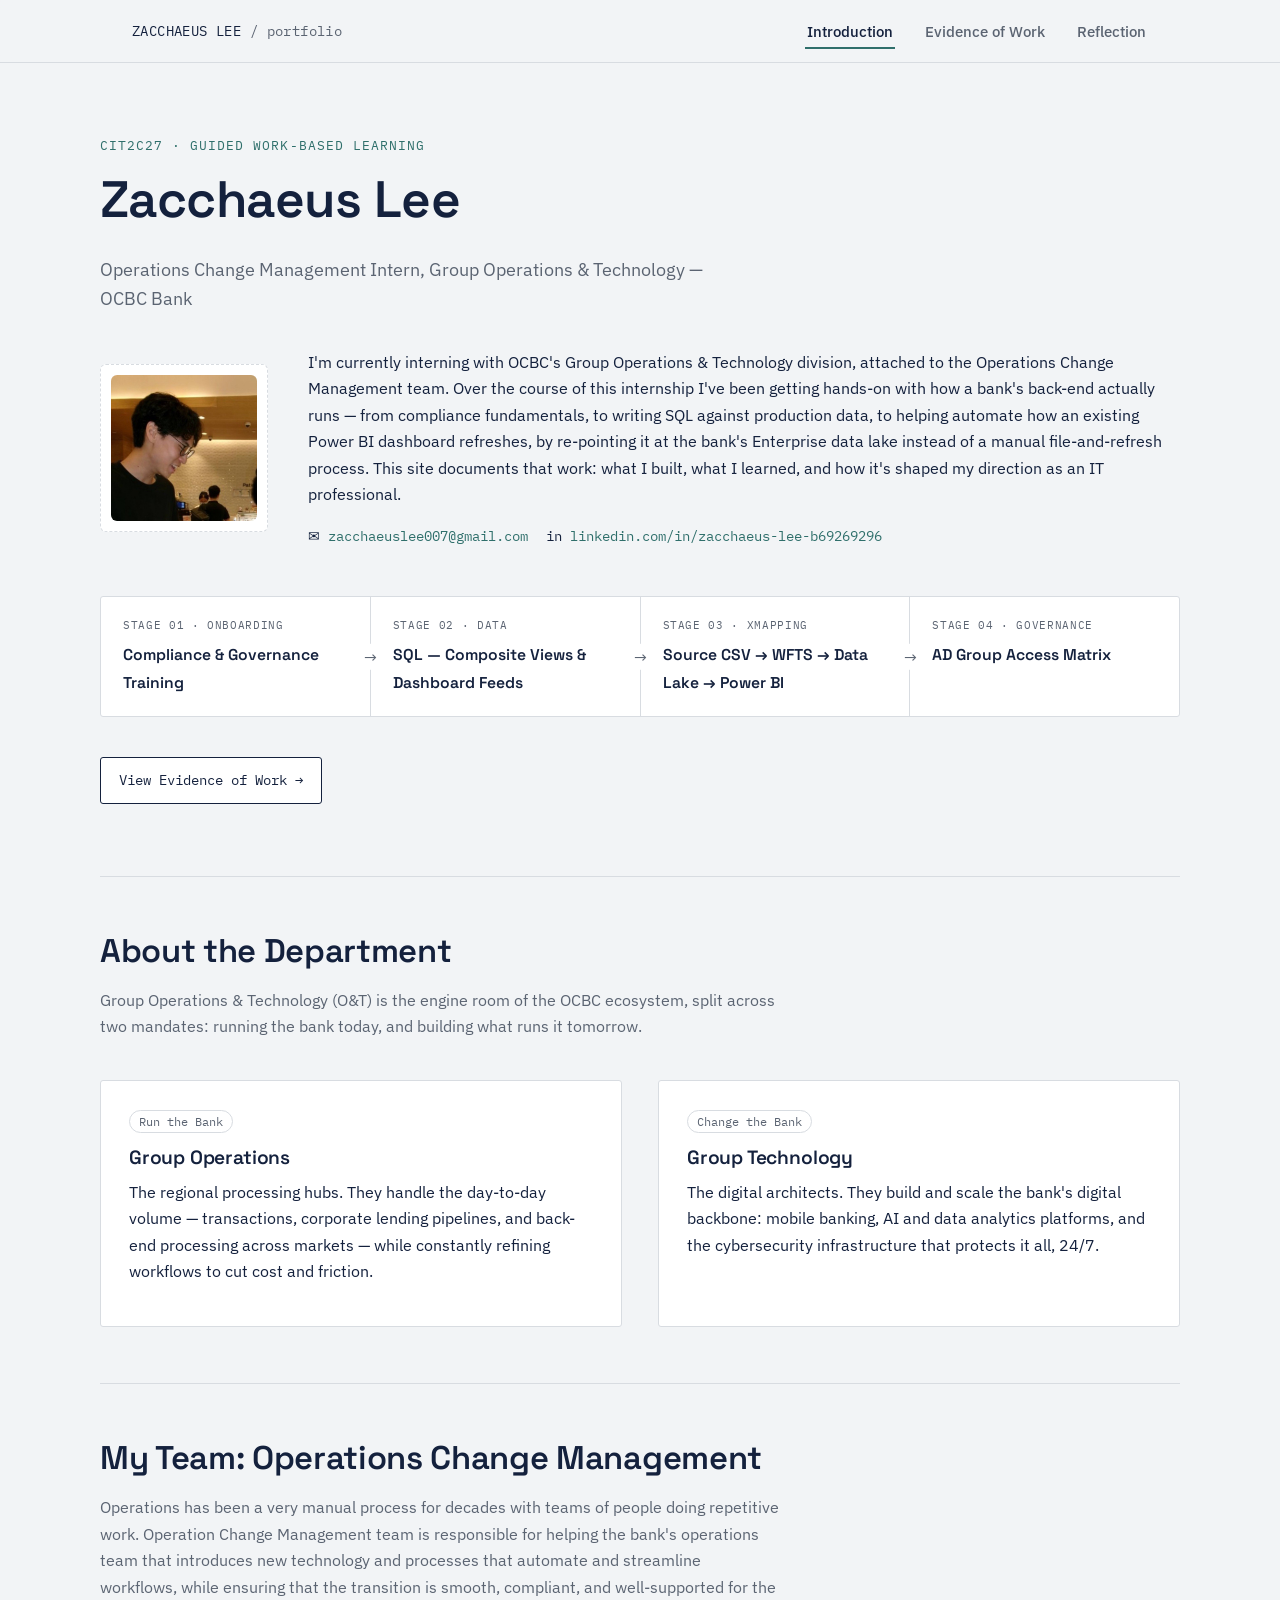
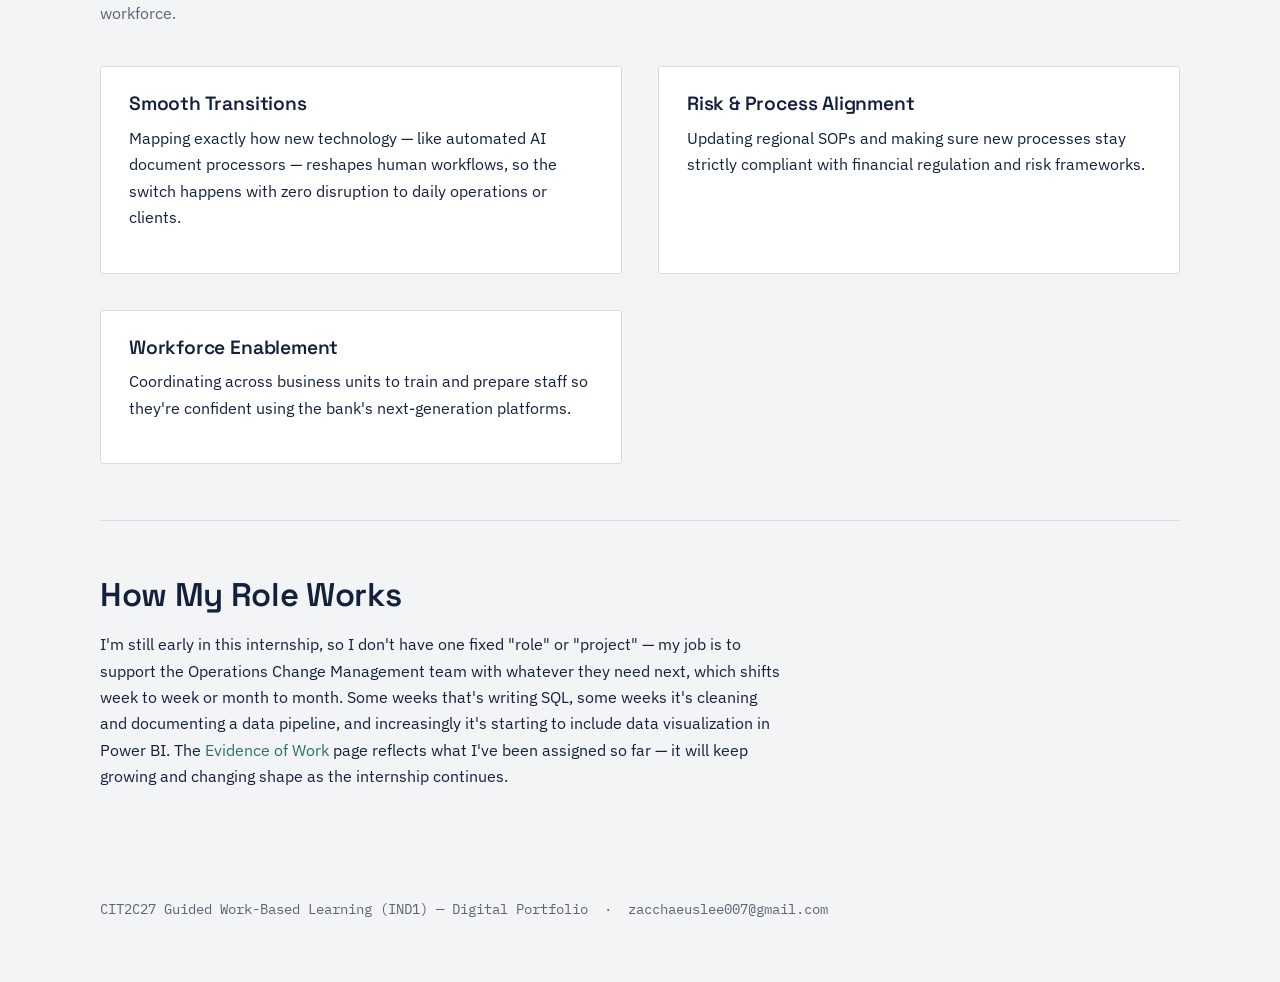
<file: index.html>
<!DOCTYPE html>
<html lang="en">
<head>
<meta charset="UTF-8">
<meta name="viewport" content="width=device-width, initial-scale=1.0">
<title>Zacchaeus Lee — Digital Portfolio</title>
<meta name="description" content="Digital portfolio for CIT2C27 Guided Work-Based Learning — Operations Change Management Intern, Group Operations &amp; Technology, OCBC.">
<link rel="preconnect" href="https://fonts.googleapis.com">
<link rel="preconnect" href="https://fonts.gstatic.com" crossorigin>
<link href="https://fonts.googleapis.com/css2?family=Space+Grotesk:wght@500;600;700&family=IBM+Plex+Sans:wght@400;500;600&family=IBM+Plex+Mono:wght@400;500&display=swap" rel="stylesheet">
<link rel="stylesheet" href="style.css">
</head>
<body>

<header class="site-header">
  <nav class="nav">
    <div class="nav__brand">ZACCHAEUS LEE <span class="muted">/ portfolio</span></div>
    <button class="nav__toggle" aria-label="Toggle navigation">☰ MENU</button>
    <ul class="nav__links">
      <li><a href="index.html" aria-current="page">Introduction</a></li>
      <li><a href="evidence.html">Evidence of Work</a></li>
      <li><a href="reflection.html">Reflection</a></li>
    </ul>
  </nav>
</header>

<main>

  <section class="hero container">
    <span class="hero__eyebrow">CIT2C27 · Guided Work-Based Learning</span>
    <h1>Zacchaeus Lee</h1>
    <p class="muted" style="font-size:1.1rem; max-width:640px;">
      Operations Change Management Intern, Group Operations &amp; Technology — OCBC Bank
    </p>

    <div class="hero__grid">
      <div class="hero__photo">
        <img src="profile.jpg" alt="Zacchaeus Lee">
      </div>
      <div>
        <p>
          I'm currently interning with OCBC's Group Operations &amp; Technology division, attached to the
          Operations Change Management team. Over the course of this internship I've been getting hands-on
          with how a bank's back-end actually runs — from compliance fundamentals, to writing SQL against
          production data, to helping automate how an existing Power BI dashboard refreshes, by re-pointing
          it at the bank's Enterprise data lake instead of a manual file-and-refresh process. This site
          documents that work: what I built, what I learned, and how it's shaped my direction as an IT
          professional.
        </p>
        <div class="hero__contact">
          <span>✉ <a href="mailto:zacchaeuslee007@gmail.com">zacchaeuslee007@gmail.com</a></span>
          <span>in <a href="https://www.linkedin.com/in/zacchaeus-lee-b69269296" target="_blank" rel="noopener">linkedin.com/in/zacchaeus-lee-b69269296</a></span>
        </div>
      </div>
    </div>

    <!-- Signature element: a pipeline diagram styled on Zacchaeus's own SQL vocabulary
         (his scripts label sources LIVE / DEAD) — reused here as a map of how his
         internship work actually flows, and linking straight to the evidence page. -->
    <div class="pipeline">
      <div class="pipeline__row">
        <div class="pipeline__node">
          <span class="pipeline__label">Stage 01 · Onboarding</span>
          <span class="pipeline__title">Compliance &amp; Governance Training</span>
        </div>
        <div class="pipeline__node">
          <span class="pipeline__label">Stage 02 · Data</span>
          <span class="pipeline__title">SQL — Composite Views &amp; Dashboard Feeds</span>
        </div>
        <div class="pipeline__node">
          <span class="pipeline__label">Stage 03 · XMapping</span>
          <span class="pipeline__title">Source CSV → WFTS → Data Lake → Power BI</span>
        </div>
        <div class="pipeline__node">
          <span class="pipeline__label">Stage 04 · Governance</span>
          <span class="pipeline__title">AD Group Access Matrix</span>
        </div>
      </div>
    </div>
    <p class="mt-lg"><a class="btn" href="evidence.html">View Evidence of Work →</a></p>
  </section>

  <section class="block container">
    <h2>About the Department</h2>
    <p class="muted" style="max-width:680px;">
      Group Operations &amp; Technology (O&amp;T) is the engine room of the OCBC ecosystem, split across
      two mandates: running the bank today, and building what runs it tomorrow.
    </p>
    <div class="two-col mt-lg">
      <div class="card">
        <span class="chip">Run the Bank</span>
        <h3 style="margin-top:14px;">Group Operations</h3>
        <p>
          The regional processing hubs. They handle the day-to-day volume — transactions, corporate
          lending pipelines, and back-end processing across markets — while constantly refining workflows
          to cut cost and friction.
        </p>
      </div>
      <div class="card">
        <span class="chip">Change the Bank</span>
        <h3 style="margin-top:14px;">Group Technology</h3>
        <p>
          The digital architects. They build and scale the bank's digital backbone: mobile banking, AI and
          data analytics platforms, and the cybersecurity infrastructure that protects it all, 24/7.
        </p>
      </div>
    </div>
  </section>

  <section class="block container">
    <h2>My Team: Operations Change Management</h2>
    <p class="muted" style="max-width:680px;">
      Operations has been a very manual process for decades with teams of people doing repetitive work. Operation Change Management team is responsible for helping
      the bank's operations team that introduces new technology and processes that automate and streamline workflows, while ensuring that
      the transition is smooth, compliant, and well-supported for the workforce.
    </p>
    <div class="two-col mt-lg">
      <div class="card">
        <h3>Smooth Transitions</h3>
        <p>
          Mapping exactly how new technology — like automated AI document processors — reshapes human
          workflows, so the switch happens with zero disruption to daily operations or clients.
        </p>
      </div>
      <div class="card">
        <h3>Risk &amp; Process Alignment</h3>
        <p>
          Updating regional SOPs and making sure new processes stay strictly compliant with financial
          regulation and risk frameworks.
        </p>
      </div>
      <div class="card">
        <h3>Workforce Enablement</h3>
        <p>
          Coordinating across business units to train and prepare staff so they're confident using the
          bank's next-generation platforms.
        </p>
      </div>
    </div>
  </section>

  <section class="block container">
    <h2>How My Role Works</h2>
    <p style="max-width:680px;">
      I'm still early in this internship, so I don't have one fixed "role" or "project" — my job is to
      support the Operations Change Management team with whatever they need next, which shifts week to
      week or month to month. Some weeks that's writing SQL, some weeks it's cleaning and documenting a
      data pipeline, and increasingly it's starting to include data visualization in Power BI. The
      <a href="evidence.html">Evidence of Work</a> page reflects what I've been assigned so far — it
      will keep growing and changing shape as the internship continues.
    </p>
  </section>

</main>

<footer class="site-footer container">
  <p>CIT2C27 Guided Work-Based Learning (IND1) — Digital Portfolio &nbsp;·&nbsp;
  <a href="mailto:zacchaeuslee007@gmail.com">zacchaeuslee007@gmail.com</a></p>
</footer>

<script src="main.js"></script>
</body>
</html>
</file>
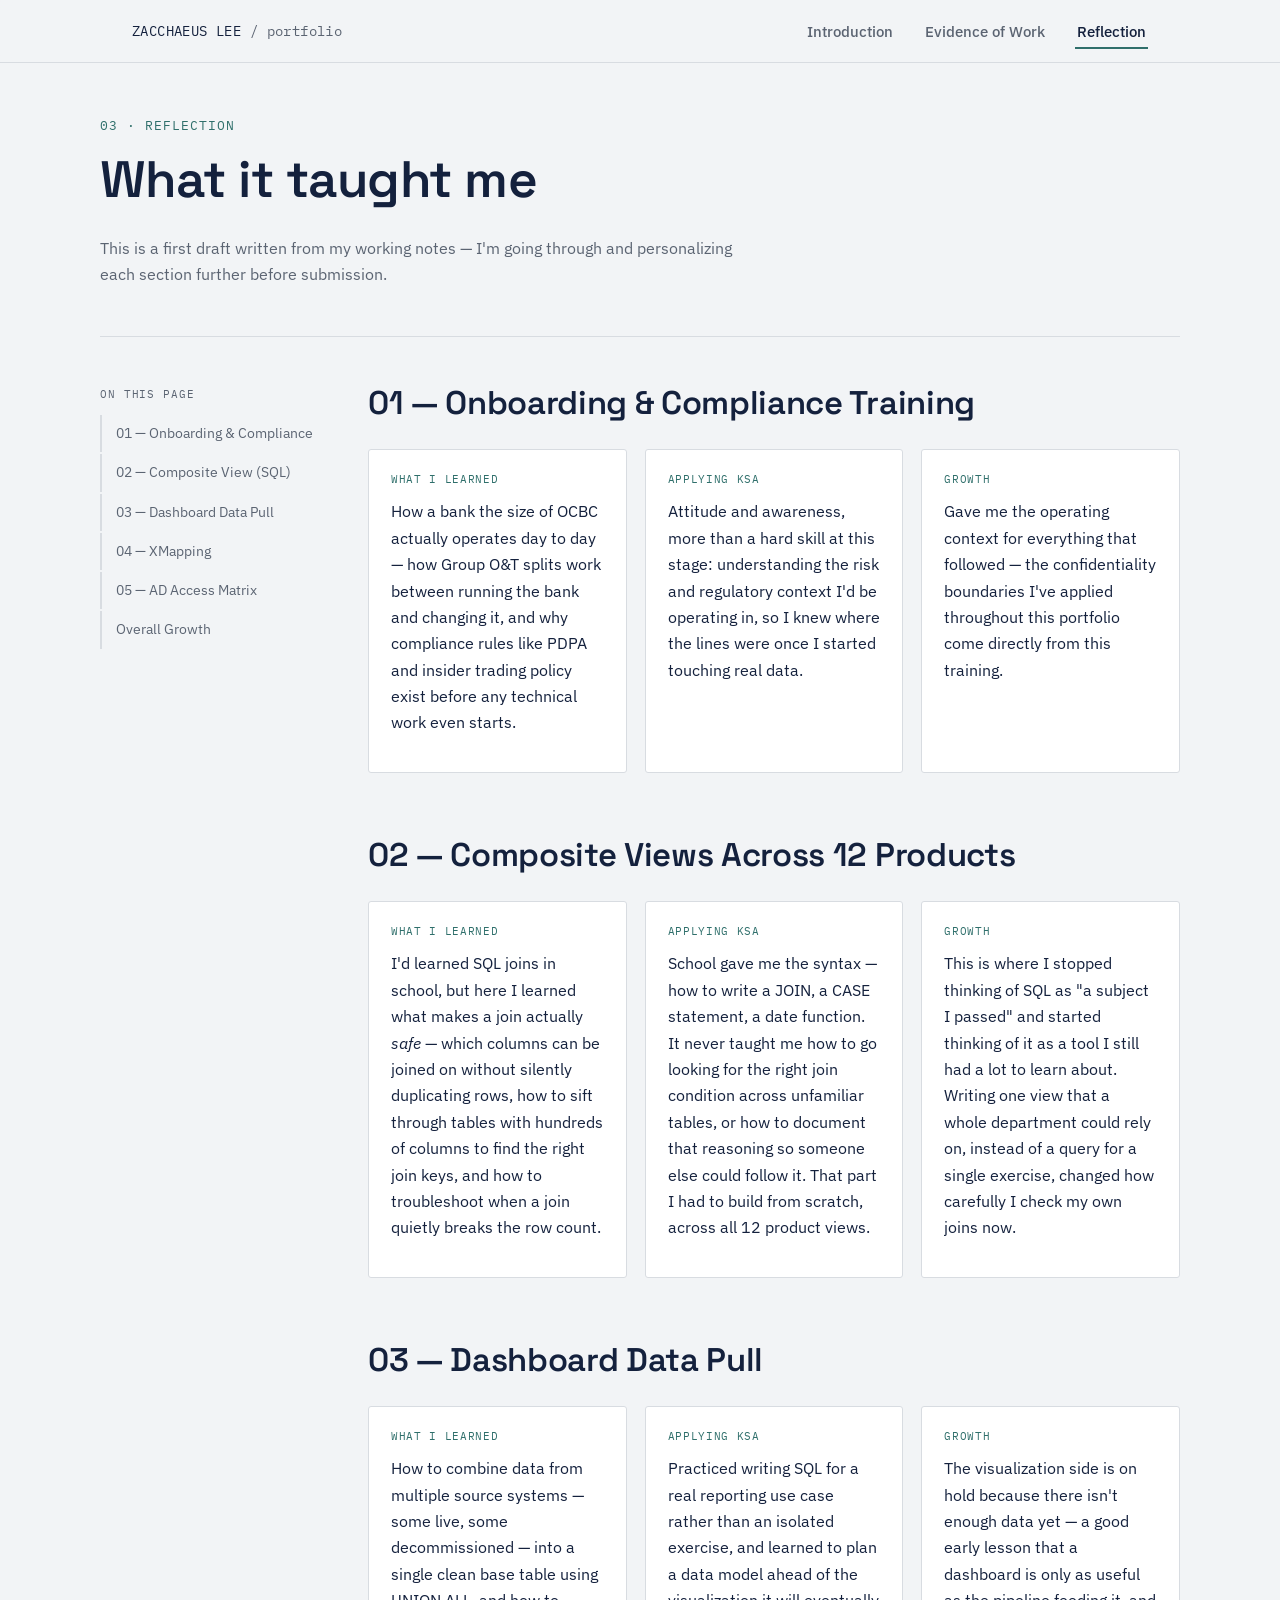
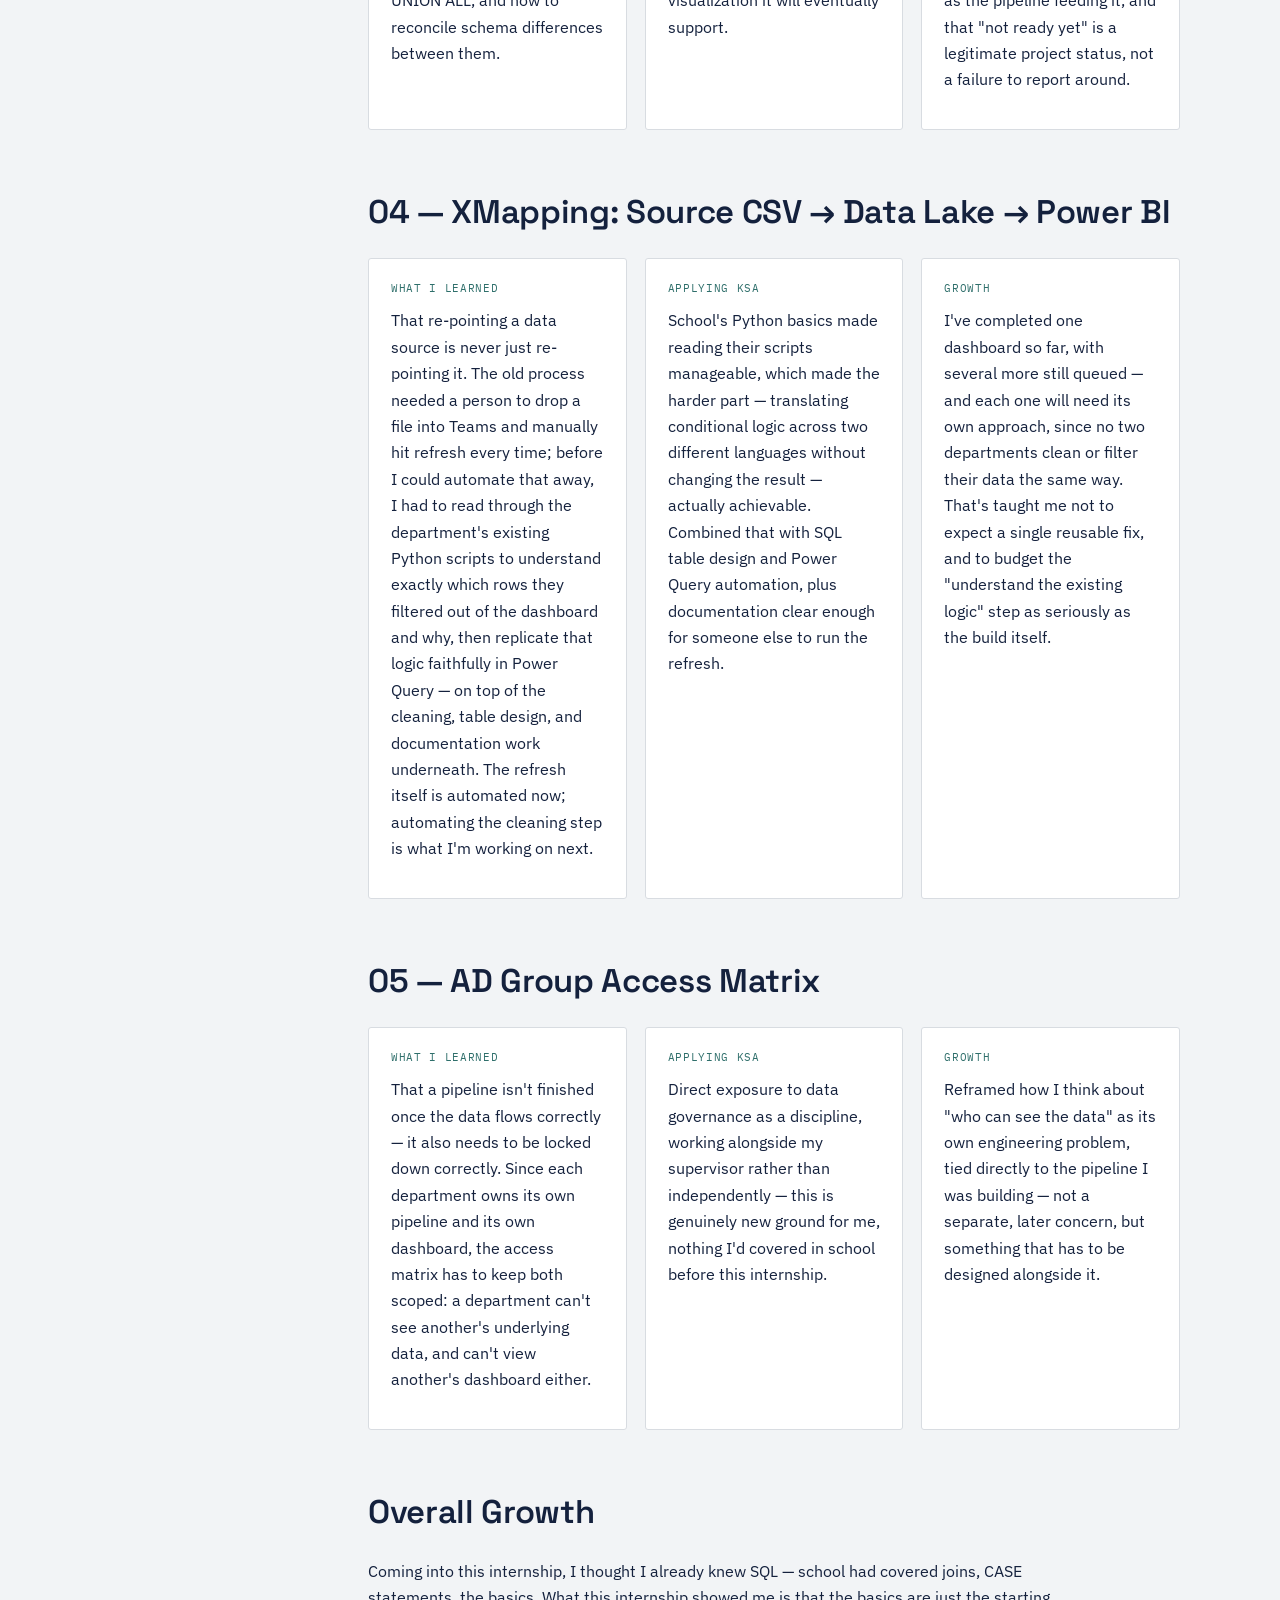
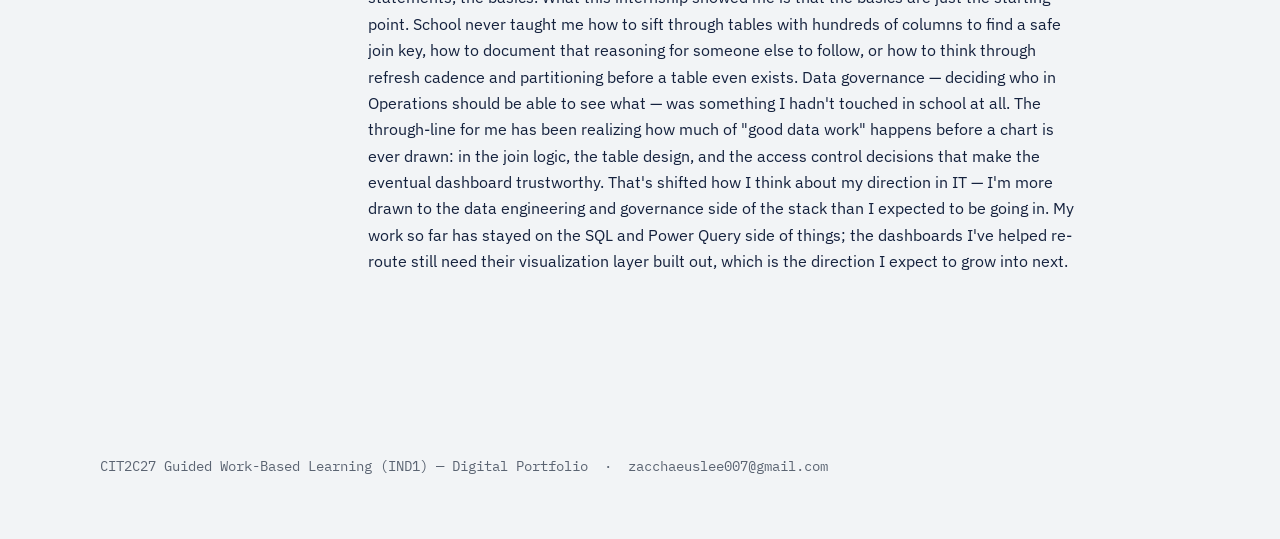
<file: reflection.html>
<!DOCTYPE html>
<html lang="en">
<head>
<meta charset="UTF-8">
<meta name="viewport" content="width=device-width, initial-scale=1.0">
<title>Reflection — Zacchaeus Lee</title>
<link rel="preconnect" href="https://fonts.googleapis.com">
<link rel="preconnect" href="https://fonts.gstatic.com" crossorigin>
<link href="https://fonts.googleapis.com/css2?family=Space+Grotesk:wght@500;600;700&family=IBM+Plex+Sans:wght@400;500;600&family=IBM+Plex+Mono:wght@400;500&display=swap" rel="stylesheet">
<link rel="stylesheet" href="style.css?v=5">
</head>
<body>

<header class="site-header">
  <nav class="nav">
    <div class="nav__brand">ZACCHAEUS LEE <span class="muted">/ portfolio</span></div>
    <button class="nav__toggle" aria-label="Toggle navigation">☰ MENU</button>
    <ul class="nav__links">
      <li><a href="index.html">Introduction</a></li>
      <li><a href="evidence.html">Evidence of Work</a></li>
      <li><a href="reflection.html" aria-current="page">Reflection</a></li>
    </ul>
  </nav>
</header>

<main>

  <section class="page-head container">
    <span class="hero__eyebrow">03 · Reflection</span>
    <h1>What it taught me</h1>
    <p class="muted" style="max-width:640px;">
      This is a first draft written from my working notes — I'm going through and personalizing each
      section further before submission.
    </p>
  </section>

  <div class="container layout">
    <nav class="toc">
      <span class="toc__label">On this page</span>
      <ul>
        <li><a href="#r-onboarding">01 — Onboarding &amp; Compliance</a></li>
        <li><a href="#r-composite">02 — Composite View (SQL)</a></li>
        <li><a href="#r-dashboard">03 — Dashboard Data Pull</a></li>
        <li><a href="#r-xmapping">04 — XMapping</a></li>
        <li><a href="#r-ad">05 — AD Access Matrix</a></li>
        <li><a href="#r-overall">Overall Growth</a></li>
      </ul>
    </nav>

    <div>

      <article class="item" id="r-onboarding">
        <div class="item__head"><h2>01 — Onboarding &amp; Compliance Training</h2></div>
        <div class="reflect-grid">
          <div class="reflect-card">
            <span class="reflect-card__label">What I learned</span>
            <p>How a bank the size of OCBC actually operates day to day — how Group O&amp;T splits work
            between running the bank and changing it, and why compliance rules like PDPA and insider
            trading policy exist before any technical work even starts.</p>
          </div>
          <div class="reflect-card">
            <span class="reflect-card__label">Applying KSA</span>
            <p>Attitude and awareness, more than a hard skill at this stage: understanding the risk and
            regulatory context I'd be operating in, so I knew where the lines were once I started
            touching real data.</p>
          </div>
          <div class="reflect-card">
            <span class="reflect-card__label">Growth</span>
            <p>Gave me the operating context for everything that followed — the confidentiality
            boundaries I've applied throughout this portfolio come directly from this training.</p>
          </div>
        </div>
      </article>

      <article class="item" id="r-composite">
        <div class="item__head"><h2>02 — Composite Views Across 12 Products</h2></div>
        <div class="reflect-grid">
          <div class="reflect-card">
            <span class="reflect-card__label">What I learned</span>
            <p>I'd learned SQL joins in school, but here I learned what makes a join actually
            <em>safe</em> — which columns can be joined on without silently duplicating rows, how to
            sift through tables with hundreds of columns to find the right join keys, and how to
            troubleshoot when a join quietly breaks the row count.</p>
          </div>
          <div class="reflect-card">
            <span class="reflect-card__label">Applying KSA</span>
            <p>School gave me the syntax — how to write a JOIN, a CASE statement, a date function.
            It never taught me how to go looking for the right join condition across unfamiliar
            tables, or how to document that reasoning so someone else could follow it. That part I
            had to build from scratch, across all 12 product views.</p>
          </div>
          <div class="reflect-card">
            <span class="reflect-card__label">Growth</span>
            <p>This is where I stopped thinking of SQL as "a subject I passed" and started thinking of
            it as a tool I still had a lot to learn about. Writing one view that a whole department
            could rely on, instead of a query for a single exercise, changed how carefully I check my
            own joins now.</p>
          </div>
        </div>
      </article>

      <article class="item" id="r-dashboard">
        <div class="item__head"><h2>03 — Dashboard Data Pull</h2></div>
        <div class="reflect-grid">
          <div class="reflect-card">
            <span class="reflect-card__label">What I learned</span>
            <p>How to combine data from multiple source systems — some live, some decommissioned —
            into a single clean base table using UNION ALL, and how to reconcile schema differences
            between them.</p>
          </div>
          <div class="reflect-card">
            <span class="reflect-card__label">Applying KSA</span>
            <p>Practiced writing SQL for a real reporting use case rather than an isolated exercise,
            and learned to plan a data model ahead of the visualization it will eventually support.</p>
          </div>
          <div class="reflect-card">
            <span class="reflect-card__label">Growth</span>
            <p>The visualization side is on hold because there isn't enough data yet — a good early
            lesson that a dashboard is only as useful as the pipeline feeding it, and that "not ready
            yet" is a legitimate project status, not a failure to report around.</p>
          </div>
        </div>
      </article>

      <article class="item" id="r-xmapping">
        <div class="item__head"><h2>04 — XMapping: Source CSV → Data Lake → Power BI</h2></div>
        <div class="reflect-grid">
          <div class="reflect-card">
            <span class="reflect-card__label">What I learned</span>
            <p>That re-pointing a data source is never just re-pointing it. The old process needed a
            person to drop a file into Teams and manually hit refresh every time; before I could
            automate that away, I had to read through the department's existing Python scripts to
            understand exactly which rows they filtered out of the dashboard and why, then replicate
            that logic faithfully in Power Query — on top of the cleaning, table design, and
            documentation work underneath. The refresh itself is automated now; automating the
            cleaning step is what I'm working on next.</p>
          </div>
          <div class="reflect-card">
            <span class="reflect-card__label">Applying KSA</span>
            <p>School's Python basics made reading their scripts manageable, which made the harder
            part — translating conditional logic across two different languages without changing the
            result — actually achievable. Combined that with SQL table design and Power Query
            automation, plus documentation clear enough for someone else to run the refresh.</p>
          </div>
          <div class="reflect-card">
            <span class="reflect-card__label">Growth</span>
            <p>I've completed one dashboard so far, with several more still queued — and each one will
            need its own approach, since no two departments clean or filter their data the same way.
            That's taught me not to expect a single reusable fix, and to budget the "understand the
            existing logic" step as seriously as the build itself.</p>
          </div>
        </div>
      </article>

      <article class="item" id="r-ad">
        <div class="item__head"><h2>05 — AD Group Access Matrix</h2></div>
        <div class="reflect-grid">
          <div class="reflect-card">
            <span class="reflect-card__label">What I learned</span>
            <p>That a pipeline isn't finished once the data flows correctly — it also needs to be
            locked down correctly. Since each department owns its own pipeline and its own dashboard,
            the access matrix has to keep both scoped: a department can't see another's underlying data,
            and can't view another's dashboard either.</p>
          </div>
          <div class="reflect-card">
            <span class="reflect-card__label">Applying KSA</span>
            <p>Direct exposure to data governance as a discipline, working alongside my supervisor
            rather than independently — this is genuinely new ground for me, nothing I'd covered in
            school before this internship.</p>
          </div>
          <div class="reflect-card">
            <span class="reflect-card__label">Growth</span>
            <p>Reframed how I think about "who can see the data" as its own engineering problem, tied
            directly to the pipeline I was building — not a separate, later concern, but something
            that has to be designed alongside it.</p>
          </div>
        </div>
      </article>

      <article class="item" id="r-overall">
        <div class="item__head"><h2>Overall Growth</h2></div>
        <p style="max-width:720px;">
          Coming into this internship, I thought I already knew SQL — school had covered joins, CASE
          statements, the basics. What this internship showed me is that the basics are just the
          starting point. School never taught me how to sift through tables with hundreds of columns
          to find a safe join key, how to document that reasoning for someone else to follow, or how
          to think through refresh cadence and partitioning before a table even exists. Data
          governance — deciding who in Operations should be able to see what — was something I hadn't
          touched in school at all. The through-line for me has been realizing how much of "good data
          work" happens before a chart is ever drawn: in the join logic, the table design, and the
          access control decisions that make the eventual dashboard trustworthy. That's shifted how I
          think about my direction in IT — I'm more drawn to the data engineering and governance side
          of the stack than I expected to be going in. My work so far has stayed on the SQL and Power
          Query side of things; the dashboards I've helped re-route still need their visualization
          layer built out, which is the direction I expect to grow into next.
        </p>
      </article>

    </div>
  </div>

</main>

<footer class="site-footer container">
  <p>CIT2C27 Guided Work-Based Learning (IND1) — Digital Portfolio &nbsp;·&nbsp;
  <a href="mailto:zacchaeuslee007@gmail.com">zacchaeuslee007@gmail.com</a></p>
</footer>

<script src="main.js?v=3"></script>
</body>
</html>
</file>
<file: style.css>
/* ============================================================
   ZACCHAEUS LEE — Digital Portfolio
   Design tokens
   ============================================================ */

:root{
  --ink:        #14213D;   /* primary text, headings */
  --ink-soft:   #2B3A5C;
  --slate:      #5B6472;   /* secondary text */
  --paper:      #F2F4F6;   /* page background — cool, not cream */
  --panel:      #FFFFFF;   /* card / panel background */
  --line:       #D8DCE1;   /* hairline borders */
  --teal:       #2F6F6B;   /* accent — pipeline / active */
  --teal-soft:  #E4EEEC;
  --brick:      #A63D40;   /* accent — restricted / flag */
  --brick-soft: #F6E7E6;

  --font-display: 'Space Grotesk', sans-serif;
  --font-body:    'IBM Plex Sans', sans-serif;
  --font-mono:    'IBM Plex Mono', monospace;

  --radius: 3px;
  --maxw: 1080px;
}

*{ box-sizing:border-box; }

html{
  scroll-behavior:smooth;
  -webkit-text-size-adjust:100%;
  text-size-adjust:100%;
}
html, body{
  max-width:100%;
  overflow-x:hidden;
}

body{
  margin:0;
  background:var(--paper);
  color:var(--ink);
  font-family:var(--font-body);
  font-size:16px;
  line-height:1.65;
  -webkit-font-smoothing:antialiased;
  overflow-wrap:break-word;
}

img{ max-width:100%; height:auto; }

h1,h2,h3,h4{
  font-family:var(--font-display);
  color:var(--ink);
  line-height:1.15;
  margin:0 0 .5em 0;
  letter-spacing:-0.01em;
}

h1{ font-size:clamp(2.2rem, 4vw, 3.4rem); font-weight:600; }
h2{ font-size:clamp(1.5rem, 2.6vw, 2.05rem); font-weight:600; }
h3{ font-size:1.2rem; font-weight:600; }

p{ margin:0 0 1em 0; }

a{ color:var(--teal); text-decoration:none; }
a:hover{ text-decoration:underline; }

:focus-visible{
  outline:2px solid var(--teal);
  outline-offset:2px;
}

.container{
  width:100%;
  max-width:var(--maxw);
  margin:0 auto;
  padding:0 32px;
  box-sizing:border-box;
}
@media (max-width:420px){
  .container{ padding:0 18px; }
}

/* ---------------- Status tags ----------------
   Borrowed directly from the vocabulary in Zacchaeus's own
   SQL comments ( -- SOURCE 1 - LIVE / -- SOURCE 2 - DEAD ),
   repurposed here to mark which evidence is visible vs.
   withheld for confidentiality. */
.status{
  display:inline-flex;
  align-items:center;
  gap:6px;
  font-family:var(--font-mono);
  font-size:.72rem;
  letter-spacing:.06em;
  text-transform:uppercase;
  padding:4px 10px;
  border-radius:100px;
  border:1px solid transparent;
  white-space:nowrap;
}
.status::before{
  content:'';
  width:6px; height:6px;
  border-radius:50%;
  background:currentColor;
  flex:none;
}
.status--live{
  color:var(--teal);
  background:var(--teal-soft);
  border-color:rgba(47,111,107,.25);
}
.status--restricted{
  color:var(--brick);
  background:var(--brick-soft);
  border-color:rgba(166,61,64,.25);
}

/* ---------------- Nav ---------------- */
.site-header{
  position:sticky; top:0; z-index:50;
  background:rgba(242,244,246,.92);
  backdrop-filter:blur(6px);
  border-bottom:1px solid var(--line);
}
.nav{
  display:flex;
  align-items:center;
  justify-content:space-between;
  padding:18px 32px;
  max-width:var(--maxw);
  margin:0 auto;
}
.nav__brand{
  font-family:var(--font-mono);
  font-size:.85rem;
  color:var(--ink);
  letter-spacing:.03em;
}
.nav__brand strong{ font-weight:600; }
.nav__links{
  display:flex;
  gap:28px;
  list-style:none;
  margin:0; padding:0;
}
.nav__links a{
  color:var(--slate);
  font-size:.92rem;
  font-weight:500;
  padding:6px 2px;
  border-bottom:2px solid transparent;
}
.nav__links a:hover,
.nav__links a[aria-current="page"]{
  color:var(--ink);
  text-decoration:none;
  border-bottom-color:var(--teal);
}
.nav__toggle{
  display:none;
  background:none;
  border:1px solid var(--line);
  border-radius:var(--radius);
  padding:8px 10px;
  font-family:var(--font-mono);
  cursor:pointer;
}

@media (max-width:720px){
  .nav__links{
    position:fixed;
    top:64px; left:0; right:0;
    background:var(--panel);
    border-bottom:1px solid var(--line);
    flex-direction:column;
    gap:0;
    padding:8px 32px 18px;
    display:none;
  }
  .nav__links.open{ display:flex; }
  .nav__links a{ padding:12px 0; border-bottom:1px solid var(--line); }
  .nav__toggle{ display:inline-block; }
}
@media (max-width:420px){
  .nav{ padding:16px 18px; }
  .nav__links{ padding:8px 18px 18px; }
}

/* ---------------- Hero (index) ---------------- */
.hero{
  padding:72px 0 56px;
  border-bottom:1px solid var(--line);
}
.hero__eyebrow{
  font-family:var(--font-mono);
  font-size:.8rem;
  letter-spacing:.08em;
  text-transform:uppercase;
  color:var(--teal);
  margin-bottom:14px;
  display:block;
}
.hero__grid{
  display:grid;
  grid-template-columns:auto minmax(0,1fr);
  gap:40px;
  align-items:center;
  margin-top:36px;
}
.hero__photo{
  width:168px; height:168px;
  border-radius:6px;
  background:var(--panel);
  border:1px dashed var(--line);
  display:flex;
  align-items:center;
  justify-content:center;
  font-family:var(--font-mono);
  font-size:.72rem;
  color:var(--slate);
  text-align:center;
  padding:10px;
  overflow:hidden;
  flex:none;
}
.hero__photo img{
  width:100%; height:100%;
  object-fit:cover;
  border-radius:6px;
}
.hero__contact{
  margin-top:18px;
  display:flex;
  gap:18px;
  flex-wrap:wrap;
  font-family:var(--font-mono);
  font-size:.85rem;
}
@media (max-width:640px){
  .hero__grid{ grid-template-columns:1fr; }
  .hero__photo{ width:120px; height:120px; }
}

/* ---------------- Pipeline signature element ---------------- */
.pipeline{
  margin-top:48px;
  border:1px solid var(--line);
  border-radius:var(--radius);
  background:var(--panel);
  overflow-x:auto;
}
.pipeline__row{
  display:flex;
  align-items:stretch;
  min-width:640px;
}
.pipeline__node{
  flex:1;
  padding:20px 22px;
  border-right:1px solid var(--line);
  position:relative;
}
.pipeline__node:last-child{ border-right:none; }
.pipeline__node::after{
  content:'→';
  position:absolute;
  right:-13px; top:50%;
  transform:translateY(-50%);
  color:var(--slate);
  font-size:1rem;
  background:var(--panel);
  width:24px; text-align:center;
  z-index:1;
}
.pipeline__node:last-child::after{ content:''; }
.pipeline__label{
  font-family:var(--font-mono);
  font-size:.68rem;
  letter-spacing:.06em;
  text-transform:uppercase;
  color:var(--slate);
  display:block;
  margin-bottom:6px;
}
.pipeline__title{
  font-family:var(--font-display);
  font-weight:600;
  font-size:.98rem;
}

/* ---------------- Sections ---------------- */
section.block{
  padding:56px 0;
  border-bottom:1px solid var(--line);
}
section.block:last-of-type{ border-bottom:none; }

.two-col{
  display:grid;
  grid-template-columns:minmax(0,1fr) minmax(0,1fr);
  gap:36px;
}
@media (max-width:800px){
  .two-col{ grid-template-columns:1fr; }
}

.card{
  background:var(--panel);
  border:1px solid var(--line);
  border-radius:var(--radius);
  padding:26px 28px;
}

.tag-row{
  display:flex;
  gap:8px;
  flex-wrap:wrap;
  margin-bottom:14px;
}
.chip{
  font-family:var(--font-mono);
  font-size:.72rem;
  padding:3px 9px;
  border:1px solid var(--line);
  border-radius:100px;
  color:var(--slate);
}

/* ---------------- Evidence / Reflection page layout ---------------- */
.page-head{
  padding:52px 0 32px;
  border-bottom:1px solid var(--line);
}
.layout{
  display:grid;
  grid-template-columns:220px minmax(0,1fr);
  gap:48px;
  padding:48px 0 80px;
  align-items:start;
}
@media (max-width:860px){
  .layout{ grid-template-columns:1fr; }
}
.toc{
  position:sticky;
  top:88px;
}
.toc__label{
  font-family:var(--font-mono);
  font-size:.7rem;
  letter-spacing:.08em;
  text-transform:uppercase;
  color:var(--slate);
  margin-bottom:12px;
  display:block;
}
.toc ul{ list-style:none; margin:0; padding:0; }
.toc li{ margin-bottom:2px; }
.toc a{
  display:block;
  font-size:.88rem;
  color:var(--slate);
  padding:7px 0 7px 14px;
  border-left:2px solid var(--line);
}
.toc a:hover{ color:var(--ink); text-decoration:none; border-left-color:var(--teal); }

.item{
  margin-bottom:64px;
  scroll-margin-top:88px;
}
.item__head{
  display:flex;
  align-items:baseline;
  justify-content:space-between;
  gap:16px;
  flex-wrap:wrap;
  margin-bottom:10px;
}
.item__meta{
  font-family:var(--font-mono);
  font-size:.78rem;
  color:var(--slate);
  margin-bottom:20px;
}

.confidential-note{
  border:1px solid rgba(166,61,64,.3);
  background:var(--brick-soft);
  border-radius:var(--radius);
  padding:16px 18px;
  font-size:.92rem;
  color:var(--ink-soft);
  margin:16px 0 22px;
}
.confidential-note strong{ color:var(--brick); }

pre{
  margin:0;
  max-width:100%;
  box-sizing:border-box;
  background:#0F1B2E;
  color:#E4E9F0;
  border-radius:var(--radius);
  padding:20px 22px;
  overflow-x:auto;
  font-family:var(--font-mono);
  font-size:.82rem;
  line-height:1.6;
}
pre code{ font-family:inherit; }
.code-caption{
  font-family:var(--font-mono);
  font-size:.72rem;
  color:var(--slate);
  margin-top:8px;
}

.cert-grid{
  display:grid;
  grid-template-columns:repeat(3, minmax(0,1fr));
  gap:16px;
  margin-top:8px;
}
@media (max-width:720px){
  .cert-grid{ grid-template-columns:repeat(2, 1fr); }
}
@media (max-width:480px){
  .cert-grid{ grid-template-columns:1fr; }
}
.cert{
  border:1px solid var(--line);
  border-radius:var(--radius);
  overflow:hidden;
  background:var(--panel);
}
.cert img{
  width:100%; display:block;
  border-bottom:1px solid var(--line);
}
.cert__cap{
  padding:10px 12px;
  font-size:.8rem;
  color:var(--slate);
}

/* ---------------- Reflection cards ---------------- */
.reflect-grid{
  display:grid;
  grid-template-columns:repeat(3, minmax(0,1fr));
  gap:18px;
}
@media (max-width:800px){
  .reflect-grid{ grid-template-columns:1fr; }
}
.reflect-card{
  border:1px solid var(--line);
  background:var(--panel);
  border-radius:var(--radius);
  padding:20px 22px;
}
.reflect-card__label{
  font-family:var(--font-mono);
  font-size:.7rem;
  letter-spacing:.06em;
  text-transform:uppercase;
  color:var(--teal);
  display:block;
  margin-bottom:10px;
}

/* ---------------- Footer ---------------- */
.site-footer{
  padding:36px 0 48px;
  color:var(--slate);
  font-size:.85rem;
  font-family:var(--font-mono);
}
.site-footer a{ color:var(--slate); }

/* ---------------- Utility ---------------- */
.btn{
  display:inline-flex;
  align-items:center;
  gap:8px;
  font-family:var(--font-mono);
  font-size:.85rem;
  color:var(--ink);
  background:var(--panel);
  border:1px solid var(--ink);
  padding:11px 18px;
  border-radius:var(--radius);
}
.btn:hover{ background:var(--ink); color:var(--paper); text-decoration:none; }
.mt-lg{ margin-top:40px; }
.muted{ color:var(--slate); }
</file>
